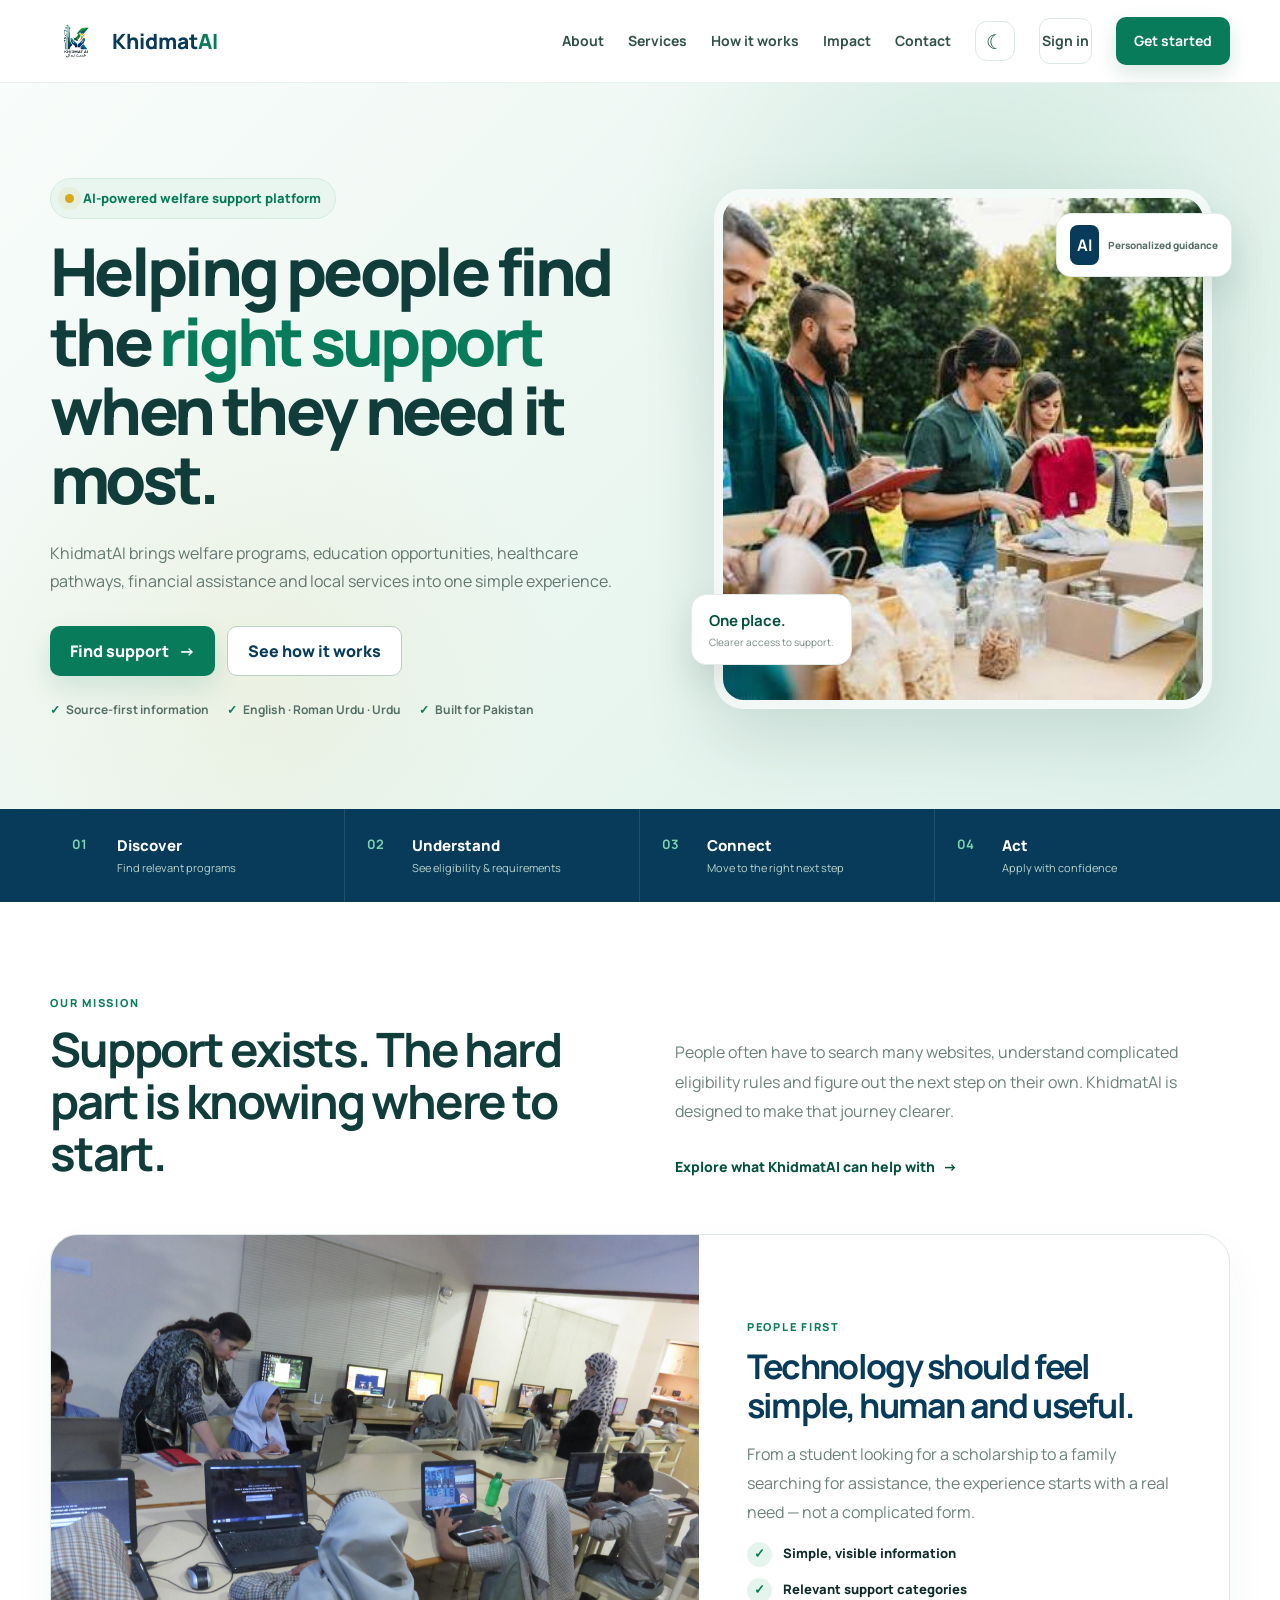
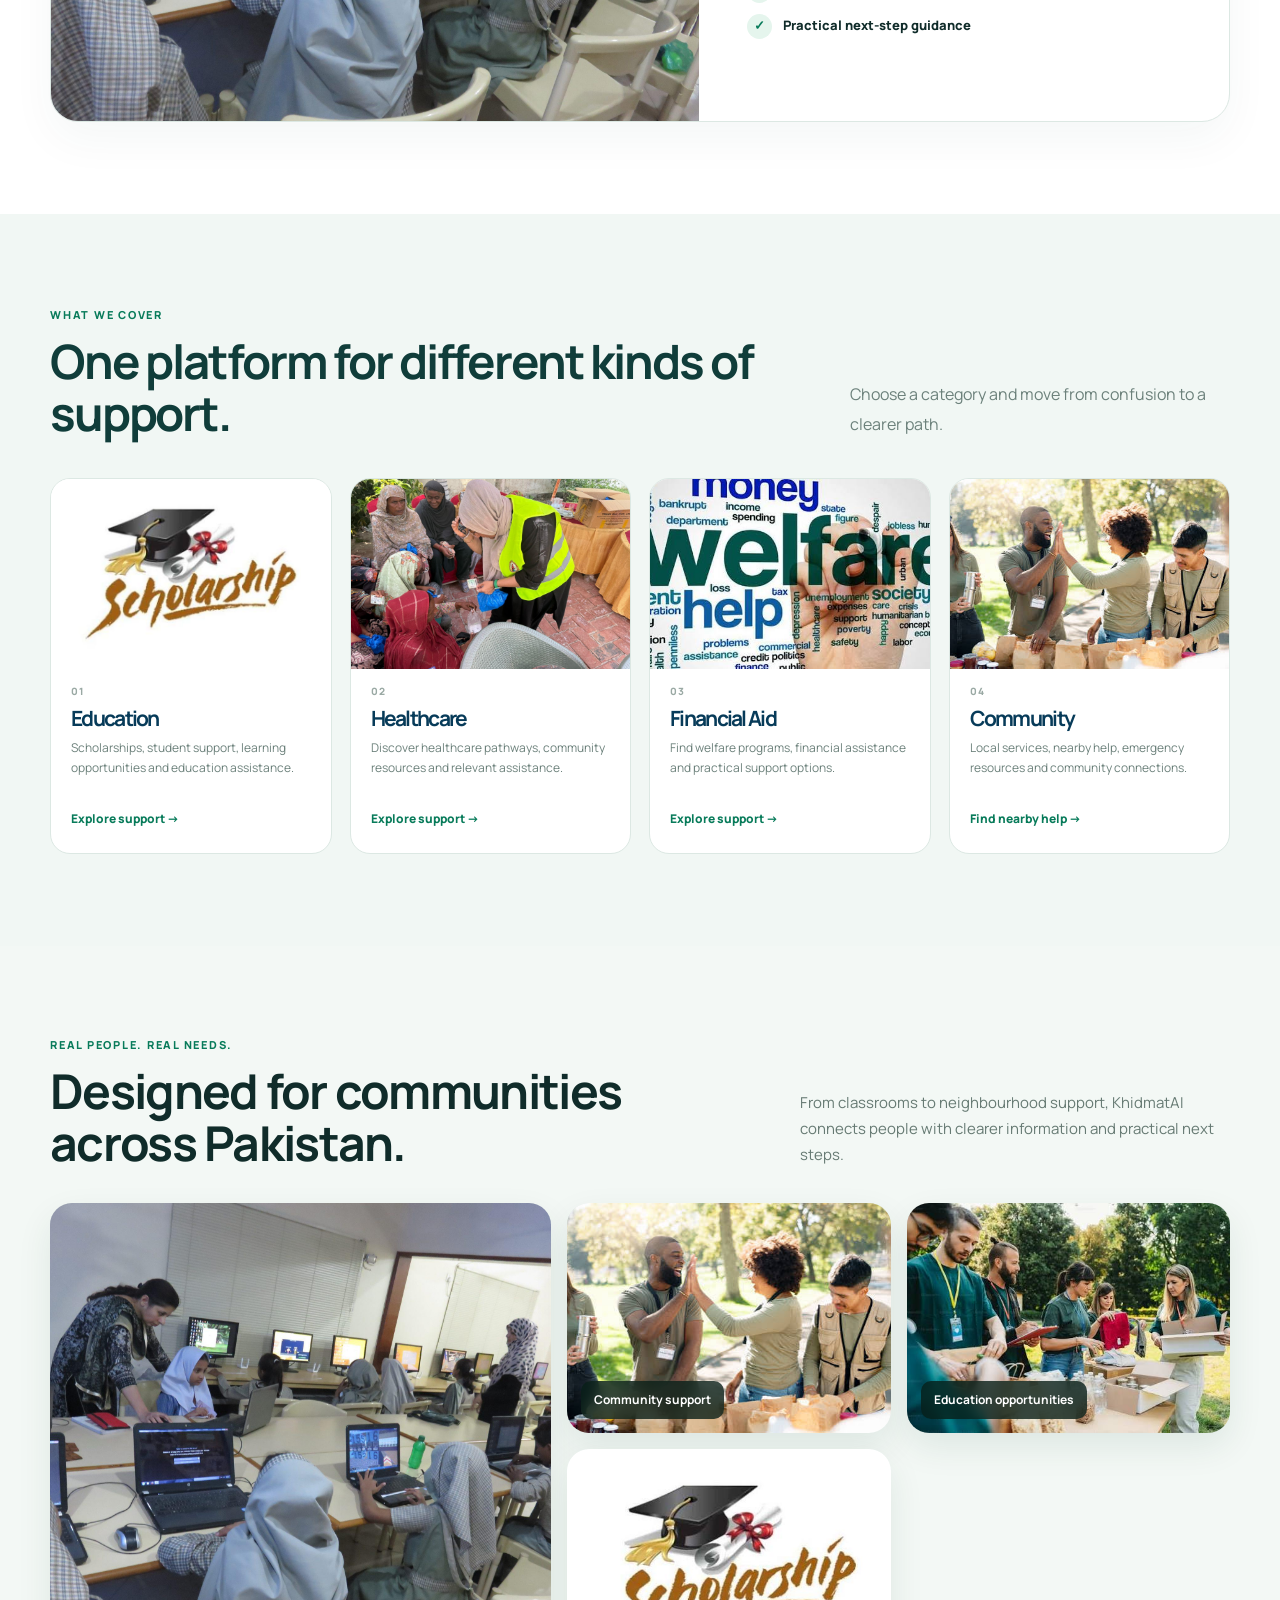
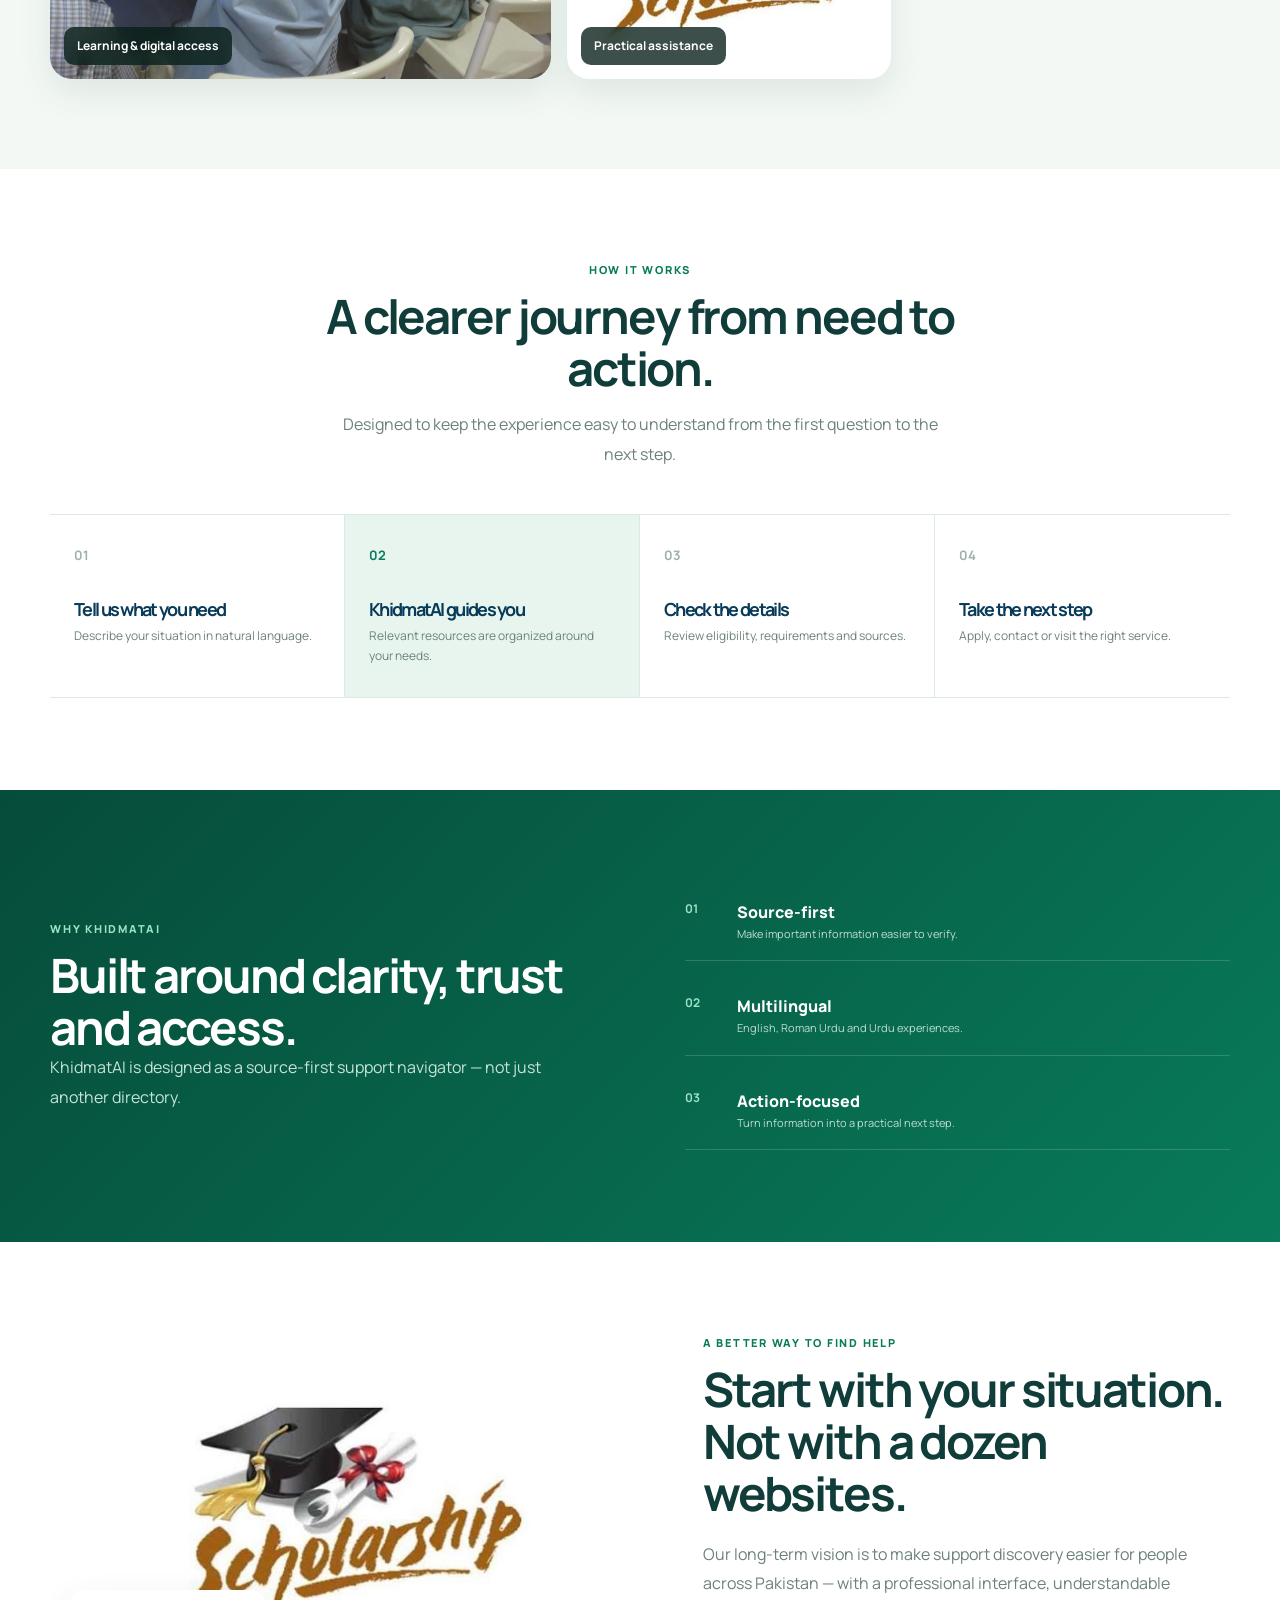
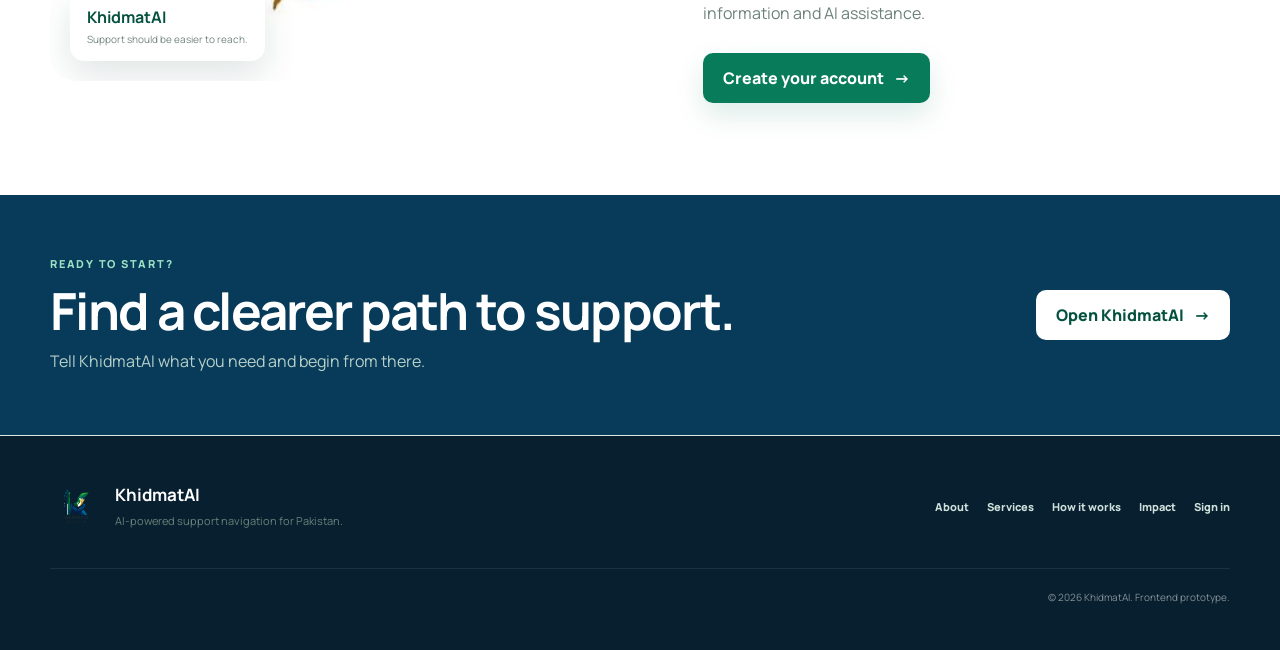
<file: KhidmatAI_Landing_page-main/index.html>
<!doctype html>
<html lang="en">
<head>
  <meta charset="utf-8">
  <meta name="viewport" content="width=device-width,initial-scale=1">
  <meta name="description" content="KhidmatAI — discover welfare, education, healthcare and community support in one place.">
  <title>KhidmatAI — Find Support. Take Action.</title>
  <link rel="preconnect" href="https://fonts.googleapis.com">
  <link rel="preconnect" href="https://fonts.gstatic.com" crossorigin>
  <link href="https://fonts.googleapis.com/css2?family=Manrope:wght@400;500;600;700;800&family=Noto+Sans+Arabic:wght@400;500;600;700&display=swap" rel="stylesheet">
  <link rel="stylesheet" href="css/style.css">
</head>
<body>
<header class="site-header">
  <div class="container nav-wrap">
    <a class="brand" href="index.html"><img src="assets/logo.png" alt="KhidmatAI logo"><span>Khidmat<span>AI</span></span></a>
    <button class="menu-toggle" id="menuToggle" aria-label="Open menu"><i></i><i></i><i></i></button>
    <nav class="main-nav" id="mainNav">
      <a href="#about">About</a><a href="#services">Services</a><a href="#how">How it works</a><a href="#impact">Impact</a><a href="#contact">Contact</a>
      <button class="theme-toggle" id="themeToggle" aria-label="Toggle dark mode"><span id="themeIcon">☾</span></button>
      <a class="nav-login" href="login.html">Sign in</a><a class="nav-cta" href="register.html">Get started</a>
    </nav>
  </div>
</header>

<main>
<section class="hero">
  <div class="hero-bg"></div>
  <div class="container hero-grid">
    <div class="hero-copy">
      <span class="eyebrow"><i></i> AI-powered welfare support platform</span>
      <h1>Helping people find the <em>right support</em> when they need it most.</h1>
      <p>KhidmatAI brings welfare programs, education opportunities, healthcare pathways, financial assistance and local services into one simple experience.</p>
      <div class="hero-actions"><a class="btn primary" href="register.html">Find support <span>→</span></a><a class="btn ghost" href="#how">See how it works</a></div>
      <div class="hero-trust"><span>Source-first information</span><span>English · Roman Urdu · Urdu</span><span>Built for Pakistan</span></div>
    </div>
    <div class="hero-photo-wrap">
      <div class="hero-photo"><img src="assets/hero-community.png" alt="People working together and learning" loading="eager"></div>
      <div class="hero-badge"><strong>One place.</strong><span>Clearer access to support.</span></div>
      <div class="hero-mini"><b>AI</b><span>Personalized guidance</span></div>
    </div>
  </div>
</section>

<section class="impact-bar" id="impact">
  <div class="container impact-grid"><div><strong>01</strong><span>Discover</span><small>Find relevant programs</small></div><div><strong>02</strong><span>Understand</span><small>See eligibility & requirements</small></div><div><strong>03</strong><span>Connect</span><small>Move to the right next step</small></div><div><strong>04</strong><span>Act</span><small>Apply with confidence</small></div></div>
</section>

<section class="section" id="about">
  <div class="container intro-grid">
    <div><span class="kicker">OUR MISSION</span><h2>Support exists. The hard part is knowing where to start.</h2></div>
    <div><p>People often have to search many websites, understand complicated eligibility rules and figure out the next step on their own. KhidmatAI is designed to make that journey clearer.</p><a class="text-link" href="#services">Explore what KhidmatAI can help with <span>→</span></a></div>
  </div>
  <div class="container image-feature">
    <div class="feature-image"><img src="assets/digital-learning.png" alt="Community learning and collaboration" loading="lazy"></div>
    <div class="feature-copy"><span class="kicker">PEOPLE FIRST</span><h3>Technology should feel simple, human and useful.</h3><p>From a student looking for a scholarship to a family searching for assistance, the experience starts with a real need — not a complicated form.</p><div class="check-list"><div><b>✓</b><span>Simple, visible information</span></div><div><b>✓</b><span>Relevant support categories</span></div><div><b>✓</b><span>Practical next-step guidance</span></div></div></div>
  </div>
</section>

<section class="section soft" id="services">
  <div class="container"><div class="section-head"><div><span class="kicker">WHAT WE COVER</span><h2>One platform for different kinds of support.</h2></div><p>Choose a category and move from confusion to a clearer path.</p></div>
    <div class="service-grid">
      <article class="service-card"><div class="service-img"><img src="assets/scholarship.png" alt="Scholarship and education support" loading="lazy"></div><span class="service-no">01</span><h3>Education</h3><p>Scholarships, student support, learning opportunities and education assistance.</p><a href="dashboard.html#programs">Explore support →</a></article>
      <article class="service-card"><div class="service-img"><img src="assets/community-relief.png" alt="Community relief and support" loading="lazy"></div><span class="service-no">02</span><h3>Healthcare</h3><p>Discover healthcare pathways, community resources and relevant assistance.</p><a href="dashboard.html#programs">Explore support →</a></article>
      <article class="service-card"><div class="service-img"><img src="assets/welfare-support.png" alt="People planning together" loading="lazy"></div><span class="service-no">03</span><h3>Financial Aid</h3><p>Find welfare programs, financial assistance and practical support options.</p><a href="dashboard.html#programs">Explore support →</a></article>
      <article class="service-card"><div class="service-img"><img src="assets/community-volunteers.png" alt="Community gathering" loading="lazy"></div><span class="service-no">04</span><h3>Community</h3><p>Local services, nearby help, emergency resources and community connections.</p><a href="dashboard.html#nearby">Find nearby help →</a></article>
    </div>
  </div>
</section>

<section class="visual-strip"><div class="container"><div class="visual-strip-head"><div><span class="kicker">REAL PEOPLE. REAL NEEDS.</span><h2>Designed for communities across Pakistan.</h2></div><p>From classrooms to neighbourhood support, KhidmatAI connects people with clearer information and practical next steps.</p></div><div class="visual-mosaic"><figure class="mosaic-large"><img src="assets/digital-learning.png" alt="Students learning technology in Karachi" loading="lazy"><figcaption>Learning & digital access</figcaption></figure><figure><img src="assets/community-volunteers.png" alt="Community volunteers supporting families" loading="lazy"><figcaption>Community support</figcaption></figure><figure><img src="assets/hero-community.png" alt="Digital learning for children in Pakistan" loading="lazy"><figcaption>Education opportunities</figcaption></figure><figure><img src="assets/scholarship.png" alt="Community assistance" loading="lazy"><figcaption>Practical assistance</figcaption></figure></div></div></section>

<section class="section" id="how">
  <div class="container"><div class="center-head"><span class="kicker">HOW IT WORKS</span><h2>A clearer journey from need to action.</h2><p>Designed to keep the experience easy to understand from the first question to the next step.</p></div>
    <div class="process-grid"><div class="process"><strong>01</strong><div><h3>Tell us what you need</h3><p>Describe your situation in natural language.</p></div></div><div class="process active"><strong>02</strong><div><h3>KhidmatAI guides you</h3><p>Relevant resources are organized around your needs.</p></div></div><div class="process"><strong>03</strong><div><h3>Check the details</h3><p>Review eligibility, requirements and sources.</p></div></div><div class="process"><strong>04</strong><div><h3>Take the next step</h3><p>Apply, contact or visit the right service.</p></div></div></div>
  </div>
</section>

<section class="section green-section">
  <div class="container green-grid"><div><span class="kicker light">WHY KHIDMATAI</span><h2>Built around clarity, trust and access.</h2><p>KhidmatAI is designed as a source-first support navigator — not just another directory.</p></div><div class="green-points"><div><b>01</b><span>Source-first</span><small>Make important information easier to verify.</small></div><div><b>02</b><span>Multilingual</span><small>English, Roman Urdu and Urdu experiences.</small></div><div><b>03</b><span>Action-focused</span><small>Turn information into a practical next step.</small></div></div></div>
</section>

<section class="section stories" id="contact"><div class="container story-grid"><div class="story-image"><img src="assets/scholarship.png" alt="Community support and volunteering" loading="lazy"><div class="story-label"><strong>KhidmatAI</strong><span>Support should be easier to reach.</span></div></div><div><span class="kicker">A BETTER WAY TO FIND HELP</span><h2>Start with your situation. Not with a dozen websites.</h2><p>Our long-term vision is to make support discovery easier for people across Pakistan — with a professional interface, understandable information and AI assistance.</p><a class="btn primary" href="register.html">Create your account <span>→</span></a></div></div></section>

<section class="cta"><div class="container cta-inner"><div><span class="kicker light">READY TO START?</span><h2>Find a clearer path to support.</h2><p>Tell KhidmatAI what you need and begin from there.</p></div><a class="btn white" href="dashboard.html">Open KhidmatAI <span>→</span></a></div></section>
</main>

<footer class="site-footer"><div class="container footer-grid"><div class="footer-brand"><img src="assets/logo.png" alt="KhidmatAI"><div><strong>KhidmatAI</strong><p>AI-powered support navigation for Pakistan.</p></div></div><div class="footer-links"><a href="#about">About</a><a href="#services">Services</a><a href="#how">How it works</a><a href="#impact">Impact</a><a href="login.html">Sign in</a></div><div class="copyright">© 2026 KhidmatAI. Frontend prototype.</div></div></footer>
<script src="js/app.js"></script>
</body>
</html>
</file>
<file: KhidmatAI_Landing_page-main/css/style.css>
:root{--green-950:#073a2c;--green-900:#0b4b38;--green-800:#126c4d;--green-700:#16835e;--green-600:#24a06f;--green-100:#e8f6ef;--green-050:#f5fbf8;--gold:#d9aa22;--ink:#13212b;--muted:#65727a;--line:#dce9e3;--white:#fff;--shadow:0 22px 65px rgba(10,73,54,.10);--radius:24px}
*{box-sizing:border-box;margin:0;padding:0}html{scroll-behavior:smooth}body{font-family:"Manrope","Noto Sans Arabic",Arial,sans-serif;color:var(--ink);background:#fff;line-height:1.65;font-size:16px}button,input{font:inherit}button,a{-webkit-tap-highlight-color:transparent}a{color:inherit}.container{width:min(1220px,calc(100% - 44px));margin:auto}
.site-header{position:sticky;top:0;z-index:100;background:rgba(255,255,255,.94);border-bottom:1px solid rgba(220,233,227,.9);backdrop-filter:blur(18px)}.nav-wrap{height:88px;display:flex;align-items:center;justify-content:space-between}.brand{display:flex;align-items:center;gap:10px;text-decoration:none}.brand-logo{width:56px;height:64px;object-fit:contain}.brand-name{font-size:25px;font-weight:800;letter-spacing:-1px;color:var(--green-950)}.brand-name span{color:var(--green-700)}.main-nav{display:flex;align-items:center;gap:22px;position:relative}.main-nav>a{text-decoration:none;color:#32414a;font-size:14px;font-weight:700}.main-nav>a:hover{color:var(--green-700)}.nav-login{padding:10px 16px;border:1px solid var(--line);border-radius:11px}.nav-cta{padding:11px 18px;background:var(--green-800);color:#fff!important;border-radius:11px;box-shadow:0 8px 20px rgba(18,108,77,.16)}.nav-cta span{margin-left:7px}.menu-toggle{display:none;width:44px;height:44px;border:1px solid var(--line);border-radius:11px;background:#fff}.menu-toggle span{display:block;width:20px;height:2px;margin:4px auto;background:var(--green-900)}
.hero{position:relative;overflow:hidden;padding:86px 0 78px;background:linear-gradient(180deg,#fff 0%,#f8fcfa 100%)}.hero-grid{display:grid;grid-template-columns:1fr 1fr;align-items:center;gap:65px;position:relative;z-index:1}.hero-copy{max-width:650px}.eyebrow,.section-kicker{display:inline-flex;align-items:center;gap:9px;color:var(--green-800);font-size:12px;font-weight:800;letter-spacing:.8px;text-transform:uppercase}.eyebrow{padding:9px 14px;border:1px solid #d4ebe0;border-radius:999px;background:var(--green-100);text-transform:none;letter-spacing:0;font-size:13px}.pulse{width:8px;height:8px;border-radius:50%;background:var(--green-600);box-shadow:0 0 0 5px rgba(36,160,111,.12)}h1,h2,h3{line-height:1.12;letter-spacing:-1.7px}.hero h1{font-size:clamp(48px,5.2vw,72px);font-weight:800;margin-top:22px}.hero h1 span{display:block;color:var(--green-700);margin-top:6px}.hero-text{max-width:630px;margin-top:25px;color:#5e6b73;font-size:18px;line-height:1.8}.hero-actions{display:flex;gap:13px;margin-top:32px;flex-wrap:wrap}.button{display:inline-flex;align-items:center;justify-content:center;gap:9px;padding:14px 20px;border-radius:12px;text-decoration:none;font-size:15px;font-weight:800;transition:.2s ease}.button-primary{background:var(--green-800);color:#fff;box-shadow:0 12px 28px rgba(18,108,77,.18)}.button-primary:hover{transform:translateY(-2px);background:var(--green-900)}.button-secondary{border:1px solid #b9d6c9;background:#fff;color:var(--green-800)}.button-secondary:hover{background:var(--green-050)}.hero-trust{display:flex;gap:25px;flex-wrap:wrap;margin-top:25px;color:#4e5d65;font-size:13px;font-weight:600}.hero-trust b{display:inline-grid;place-items:center;width:19px;height:19px;margin-right:6px;border-radius:50%;background:#dff2e9;color:var(--green-800)}
.hero-visual{position:relative;min-height:500px;display:grid;place-items:center}.network-card{position:relative;width:min(100%,560px);border:1px solid rgba(213,229,222,.95);border-radius:25px;background:rgba(255,255,255,.92);box-shadow:var(--shadow);overflow:hidden;z-index:2}.network-top{display:flex;justify-content:space-between;gap:20px;padding:27px 28px 14px}.network-top h2{font-size:20px;margin-top:7px;letter-spacing:-.7px}.verified{height:max-content;padding:7px 11px;border-radius:999px;background:var(--green-100);color:var(--green-800);font-size:11px;font-weight:800;white-space:nowrap}.verified i{display:inline-block;width:7px;height:7px;background:var(--green-600);border-radius:50%;margin-right:5px}.network-stage{position:relative;height:300px}.network-lines{position:absolute;inset:0;width:100%;height:100%}.network-lines path{stroke:#8fd4b6;stroke-width:2;stroke-dasharray:7 7;fill:none}.network-node{position:absolute;width:100px;text-align:center;color:var(--green-900);font-size:11px}.network-node span{display:grid;place-items:center;width:58px;height:58px;margin:auto auto 8px;border-radius:50%;background:#fff;border:1px solid #dcece5;box-shadow:0 10px 22px rgba(16,83,61,.10);font-size:23px;color:var(--green-700)}.education{left:8%;top:10%}.health{right:8%;top:10%}.finance{left:8%;bottom:8%}.community{right:8%;bottom:8%}.network-center{position:absolute;left:50%;top:50%;transform:translate(-50%,-50%);width:118px;height:118px;border-radius:50%;background:#fff;border:1px solid #d9eae2;box-shadow:0 15px 35px rgba(16,83,61,.15);display:flex;flex-direction:column;align-items:center;justify-content:center;color:var(--green-900);font-size:11px}.network-center img{width:64px;height:66px;object-fit:contain}.network-footer{display:grid;grid-template-columns:repeat(3,1fr);border-top:1px solid var(--line);background:#fbfdfc}.network-footer div{padding:16px 12px;text-align:center;border-right:1px solid var(--line)}.network-footer div:last-child{border:0}.network-footer span{display:inline-grid;place-items:center;width:27px;height:27px;border-radius:50%;background:var(--green-100);color:var(--green-800);margin-right:6px}.network-footer b{font-size:12px}.network-footer small{display:block;color:#758087;font-size:10px;margin-top:2px}.source-chip,.match-chip{position:absolute;z-index:3;background:#fff;border:1px solid var(--line);box-shadow:var(--shadow);border-radius:15px}.source-chip{left:-24px;top:125px;display:flex;gap:10px;align-items:center;padding:12px 15px}.chip-icon{display:grid;place-items:center;width:31px;height:31px;border-radius:10px;background:var(--green-100);color:var(--green-800);font-weight:900}.source-chip strong,.source-chip small{display:block}.source-chip strong{font-size:12px}.source-chip small{font-size:10px;color:var(--muted)}.match-chip{right:-25px;bottom:85px;padding:14px 17px;min-width:135px}.match-chip strong{display:block;font-size:24px;color:#2b9d59;line-height:1}.match-chip span{display:block;font-weight:800;font-size:11px;margin-top:5px}.match-chip small{color:var(--muted);font-size:10px}.orbit{position:absolute;border:1px solid #c9e7da;border-radius:50%;z-index:0}.orbit-a{width:570px;height:570px}.orbit-b{width:440px;height:440px}.hero-glow{position:absolute;border-radius:50%;filter:blur(2px);opacity:.75}.hero-glow-one{width:500px;height:500px;background:#e7f6ef;right:-220px;top:50px}.hero-glow-two{width:350px;height:350px;background:#edf8f2;left:-200px;bottom:-220px}
.trust-strip{border-top:1px solid var(--line);border-bottom:1px solid var(--line);background:#fff}.trust-inner{min-height:75px;display:flex;align-items:center;justify-content:space-between;gap:24px;color:#637078;font-size:13px;font-weight:700}.trust-inner>span{color:var(--green-900)}.trust-inner div{display:flex;align-items:center;gap:9px}.trust-inner b{color:var(--green-700)}
.section{padding:100px 0}.challenge-section{background:#fbfdfc}.section-heading{max-width:760px;margin-bottom:42px}.section-heading.centered{margin-left:auto;margin-right:auto;text-align:center}.section-heading h2{font-size:clamp(32px,4vw,48px);margin-top:13px}.section-heading p{margin-top:17px;color:var(--muted);font-size:16px;line-height:1.8}.problem-grid{display:grid;grid-template-columns:repeat(4,1fr);gap:18px}.problem-card{position:relative;padding:27px;border:1px solid var(--line);border-radius:20px;background:#fff;box-shadow:0 8px 28px rgba(15,70,52,.04);min-height:255px}.icon-box{width:50px;height:50px;display:grid;place-items:center;border-radius:15px;background:var(--green-100);color:var(--green-800);font-size:22px}.card-number{position:absolute;right:25px;top:27px;color:#2aa35e;font-weight:800}.problem-card h3{font-size:18px;margin-top:31px}.problem-card p{color:var(--muted);font-size:14px;margin-top:10px;line-height:1.7}
.categories-section{background:#fff}.section-heading-left{margin-right:0}.category-grid{display:grid;grid-template-columns:repeat(4,1fr);gap:17px}.category-card{position:relative;min-height:225px;padding:25px;border:1px solid var(--line);border-radius:22px;background:linear-gradient(145deg,#fff,#f8fcfa);text-align:left;cursor:pointer;overflow:hidden;transition:.25s ease}.category-card:hover{transform:translateY(-5px);box-shadow:var(--shadow);border-color:#bcdccd}.category-art{display:grid;place-items:center;width:66px;height:66px;border-radius:20px;background:#e9f6ef;color:var(--green-800);font-size:28px}.category-copy{display:block;margin-top:28px}.category-copy b{display:block;font-size:19px}.category-copy small{display:block;color:var(--muted);font-size:13px;line-height:1.6;margin-top:7px;max-width:210px}.category-card>strong{position:absolute;right:24px;bottom:23px;color:var(--green-700);font-size:20px}.health-card .category-art{background:#f7efe5;color:#a9791d}.finance-card .category-art{background:#eef1f8;color:#3e638f}.community-card .category-art{background:#eaf3ef;color:#146d51}
.how-section{background:#f5faf7}.steps-grid{display:grid;grid-template-columns:repeat(3,1fr);gap:20px}.step-card{padding:27px;border:1px solid var(--line);border-radius:22px;background:#fff;min-height:330px}.featured-step{background:var(--green-900);color:#fff;border-color:var(--green-900);box-shadow:0 20px 45px rgba(7,58,44,.16)}.step-top{display:flex;justify-content:space-between;font-weight:800;color:var(--green-700)}.featured-step .step-top{color:#b9ebd5}.step-top i{font-style:normal}.step-illustration{height:105px;margin:22px 0 15px;border-radius:18px;background:linear-gradient(135deg,#edf8f2,#dff2e8);display:grid;place-items:center;color:var(--green-800);font-size:38px}.featured-step .step-illustration{background:rgba(255,255,255,.10);color:#d4f5e5}.step-card h3{font-size:20px}.step-card p{margin-top:10px;color:var(--muted);font-size:14px}.featured-step p{color:#c9dbd4}
.stories-section{background:#fff}.stories-grid{display:grid;grid-template-columns:1fr 1fr;align-items:center;gap:80px}.story-visual{position:relative}.story-photo{height:510px;border-radius:30px;overflow:hidden;background:linear-gradient(145deg,#dff1e8,#eff8f4);position:relative}.story-photo svg{position:absolute;width:100%;height:100%;bottom:0;left:0;fill:none;stroke:var(--green-800);stroke-width:8;opacity:.55}.story-photo-main:before,.story-photo-main:after{content:"";position:absolute;border-radius:50%;background:rgba(255,255,255,.55)}.story-photo-main:before{width:280px;height:280px;right:-70px;top:-50px}.story-photo-main:after{width:220px;height:220px;left:-80px;bottom:-70px}.photo-overlay{position:absolute;left:28px;bottom:28px;z-index:2;padding:16px 18px;background:rgba(255,255,255,.88);border:1px solid rgba(255,255,255,.8);border-radius:16px;backdrop-filter:blur(10px);max-width:260px}.photo-overlay span{display:block;color:var(--green-700);font-size:11px;font-weight:800;text-transform:uppercase}.photo-overlay b{display:block;margin-top:5px;font-size:16px}.floating-stat{position:absolute;right:-24px;top:50px;padding:17px 20px;border-radius:17px;background:#fff;box-shadow:var(--shadow);border:1px solid var(--line)}.floating-stat strong{font-size:30px;color:var(--green-700);display:block;line-height:1}.floating-stat span{font-size:11px;color:var(--muted)}.story-copy h2{font-size:clamp(32px,4vw,49px);margin-top:14px}.story-copy>p{color:var(--muted);font-size:16px;line-height:1.8;margin-top:18px}.feature-list{display:grid;gap:17px;margin-top:28px}.feature-list>div{display:flex;gap:13px}.feature-list>div>span{display:grid;place-items:center;width:28px;height:28px;flex:0 0 28px;border-radius:50%;background:var(--green-100);color:var(--green-800);font-weight:900}.feature-list b,.feature-list small{display:block}.feature-list b{font-size:14px}.feature-list small{color:var(--muted);font-size:12px;margin-top:2px}.text-link{display:inline-flex;gap:8px;color:var(--green-800);font-weight:800;text-decoration:none;margin-top:28px}.text-link span{transition:.2s}.text-link:hover span{transform:translateX(4px)}
.why-section{padding-top:20px}.why-panel{display:grid;grid-template-columns:1.1fr .9fr;gap:60px;align-items:center;padding:60px;border-radius:30px;background:linear-gradient(135deg,#eaf7f1,#f7fbf9);border:1px solid #d7ebe2}.why-copy h2{font-size:clamp(31px,4vw,46px);margin-top:13px}.why-copy p{max-width:620px;color:var(--muted);margin:17px 0 26px}.metrics{display:grid;gap:12px}.metrics div{padding:18px 20px;border:1px solid #d4e8df;border-radius:16px;background:rgba(255,255,255,.72);display:flex;align-items:center;gap:17px}.metrics strong{font-size:14px;color:var(--green-700)}.metrics span{font-size:14px;font-weight:700}
.faq-section{padding-top:80px}.faq-container{max-width:850px}.faq-section details{border-bottom:1px solid var(--line);padding:21px 0}.faq-section summary{cursor:pointer;font-size:17px;font-weight:800;list-style:none;display:flex;justify-content:space-between}.faq-section summary::-webkit-details-marker{display:none}.faq-section summary:after{content:"+";color:var(--green-700);font-size:22px}.faq-section details[open] summary:after{content:"−"}.faq-section details p{color:var(--muted);font-size:14px;line-height:1.8;padding:12px 25px 2px 0}
.final-cta{padding:30px 0 90px}.final-cta-inner{display:flex;align-items:center;justify-content:space-between;gap:30px;padding:48px 55px;border-radius:28px;background:var(--green-900);color:#fff;overflow:hidden;position:relative}.final-cta-inner:after{content:"";position:absolute;width:300px;height:300px;border:1px solid rgba(255,255,255,.13);border-radius:50%;right:-80px;top:-130px}.final-cta h2{font-size:clamp(30px,4vw,45px);margin-top:9px}.final-cta p{color:#c9dbd4;margin-top:7px}.button-light{background:#fff;color:var(--green-900);position:relative;z-index:1}.button-light:hover{transform:translateY(-2px)}
.site-footer{border-top:1px solid var(--line);padding:40px 0;background:#fbfdfc}.footer-grid{display:grid;grid-template-columns:1.2fr 1fr auto;align-items:center;gap:30px}.footer-brand{display:flex;gap:12px;align-items:center}.footer-logo{width:48px;height:55px;object-fit:contain}.footer-brand strong{font-size:17px}.footer-brand p{color:var(--muted);font-size:12px;margin-top:3px}.footer-links{display:flex;justify-content:center;gap:18px;flex-wrap:wrap}.footer-links a{font-size:12px;font-weight:700;text-decoration:none;color:#536168}.footer-links a:hover{color:var(--green-700)}.copyright{font-size:11px;color:#859096;text-align:right}.toast{position:fixed;left:50%;bottom:25px;transform:translate(-50%,20px);padding:13px 18px;background:var(--green-950);color:#fff;border-radius:12px;box-shadow:var(--shadow);font-size:13px;opacity:0;pointer-events:none;transition:.25s;z-index:200}.toast.show{opacity:1;transform:translate(-50%,0)}
@media(max-width:1050px){.main-nav{gap:13px}.main-nav>a{font-size:12px}.hero-grid{gap:35px}.problem-grid,.category-grid{grid-template-columns:repeat(2,1fr)}.footer-grid{grid-template-columns:1fr}.footer-links{justify-content:flex-start}.copyright{text-align:left}.source-chip{left:-5px}.match-chip{right:-5px}}
@media(max-width:820px){.nav-wrap{height:76px}.brand-logo{width:48px;height:55px}.brand-name{font-size:21px}.menu-toggle{display:block}.main-nav{display:none;position:absolute;top:76px;left:22px;right:22px;padding:18px;background:#fff;border:1px solid var(--line);border-radius:17px;box-shadow:var(--shadow);flex-direction:column;align-items:stretch}.main-nav.open{display:flex}.nav-login,.nav-cta{display:block;text-align:center}.hero{padding:60px 0}.hero-grid,.stories-grid,.why-panel{grid-template-columns:1fr}.hero-copy{max-width:none}.hero-visual{min-height:450px;margin-top:20px}.stories-grid{gap:45px}.why-panel{padding:38px 28px}.trust-inner{flex-wrap:wrap;padding:18px 0}.floating-stat{right:10px}.final-cta-inner{padding:38px 28px;flex-direction:column;align-items:flex-start}}
@media(max-width:560px){body{font-size:15px}.container{width:min(100% - 28px,1220px)}.hero h1{font-size:43px;letter-spacing:-2px}.hero-text{font-size:16px}.hero-actions{flex-direction:column}.button{width:100%}.hero-trust{display:grid;gap:10px}.hero-visual{min-height:390px}.network-card{border-radius:19px}.network-top{padding:20px}.network-top h2{font-size:16px}.network-stage{height:240px}.network-node{font-size:9px}.network-node span{width:45px;height:45px;font-size:17px}.network-center{width:90px;height:90px}.network-center img{width:48px;height:50px}.network-footer b{display:block}.source-chip{top:80px;left:-4px;transform:scale(.85);transform-origin:left}.match-chip{right:-4px;bottom:60px;transform:scale(.85);transform-origin:right}.problem-grid,.category-grid,.steps-grid{grid-template-columns:1fr}.problem-card{min-height:220px}.section{padding:72px 0}.story-photo{height:390px}.floating-stat{right:5px;top:20px}.final-cta{padding-bottom:60px}.final-cta-inner .button{width:auto}.footer-brand{align-items:flex-start}}



/* =========================
   KhidmatAI Dashboard
   ========================= */

.dashboard-page {
  background: #f5f8f7;
  color: #142326;
  min-height: 100vh;
}

.dashboard-shell {
  display: flex;
  min-height: 100vh;
}

.dashboard-sidebar {
  width: 270px;
  flex: 0 0 270px;
  background: #ffffff;
  border-right: 1px solid #e4ece9;
  padding: 22px 16px 16px;
  display: flex;
  flex-direction: column;
  position: sticky;
  top: 0;
  height: 100vh;
  z-index: 40;
}

.dashboard-brand {
  display: flex;
  align-items: center;
  height: 66px;
  padding: 4px 16px 14px;
  margin-bottom: 16px;
}
.dashboard-brand img {
  width: 150px;
  height: 58px;
  object-fit: contain;
  object-position: left center;
}

.sidebar-label {
  font-size: 10px;
  font-weight: 800;
  letter-spacing: .14em;
  color: #8a9b98;
  padding: 0 15px 10px;
}
.sidebar-label-support { margin-top: 24px; }

.dashboard-nav { display: grid; gap: 4px; }
.dash-nav-link {
  display: flex;
  align-items: center;
  gap: 12px;
  min-height: 46px;
  padding: 0 13px;
  border-radius: 12px;
  color: #61716e;
  font-size: 13px;
  font-weight: 700;
  text-decoration: none;
  transition: .2s ease;
}
.dash-nav-link:hover { background: #f1f7f4; color: #087f61; }
.dash-nav-link.active { background: #e8f5ef; color: #067558; }
.dash-nav-link.emergency-link:hover,
.dash-nav-link.emergency-link.active { background: #fff1ef; color: #b94a40; }
.nav-icon {
  width: 24px;
  text-align: center;
  font-size: 17px;
  font-weight: 800;
}

.sidebar-bottom { margin-top: auto; }
.sidebar-help-card {
  background: linear-gradient(145deg, #edf9f4, #f8fbfa);
  border: 1px solid #dceee7;
  border-radius: 16px;
  padding: 14px;
  margin: 12px 0;
}
.help-orb {
  width: 32px; height: 32px; border-radius: 50%;
  display: grid; place-items: center;
  background: #087e60; color: #fff; font-weight: 800;
  margin-bottom: 10px;
}
.sidebar-help-card strong { display: block; font-size: 13px; }
.sidebar-help-card p { font-size: 11px; line-height: 1.55; color: #70817d; margin: 5px 0 11px; }
.mini-help-btn {
  width: 100%; border: 0; background: #fff; color: #08765a;
  border-radius: 9px; padding: 9px; font-weight: 800; font-size: 11px; cursor: pointer;
}
.sidebar-user {
  display: flex; align-items: center; gap: 10px;
  text-decoration: none; color: inherit; padding: 10px 8px;
}
.avatar {
  width: 36px; height: 36px; border-radius: 50%; background: #e8f5ef;
  color: #08775a; display: grid; place-items: center; font-weight: 800;
}
.avatar.small { width: 34px; height: 34px; }
.sidebar-user strong, .sidebar-user span, .profile-copy strong, .profile-copy span { display: block; }
.sidebar-user strong { font-size: 11px; }
.sidebar-user span { color: #8a9895; font-size: 10px; margin-top: 2px; }
.user-arrow { margin-left: auto; font-size: 18px !important; color: #9aa8a5 !important; }

.dashboard-main { flex: 1; min-width: 0; }
.dashboard-topbar {
  height: 76px; background: rgba(255,255,255,.94); backdrop-filter: blur(12px);
  border-bottom: 1px solid #e4ece9; display: flex; align-items: center;
  justify-content: space-between; padding: 0 38px; position: sticky; top: 0; z-index: 30;
}
.topbar-breadcrumb { display: flex; gap: 10px; align-items: center; color: #98a5a2; font-size: 12px; font-weight: 700; }
.topbar-breadcrumb b { color: #c0cbc8; }
.topbar-breadcrumb strong { color: #233431; }
.topbar-actions { display: flex; align-items: center; gap: 20px; }
.icon-button { position: relative; border: 0; background: transparent; font-size: 20px; color: #526460; cursor: pointer; }
.notification-dot { width: 6px; height: 6px; border-radius: 50%; background: #0a946d; position: absolute; top: 2px; right: 1px; border: 2px solid #fff; box-sizing: content-box; }
.topbar-profile { display: flex; align-items: center; gap: 9px; }
.profile-copy strong { font-size: 11px; }
.profile-copy span { color: #879592; font-size: 10px; margin-top: 2px; }
.sidebar-toggle { display: none; border: 0; background: #eef6f3; border-radius: 10px; width: 40px; height: 40px; font-size: 18px; cursor: pointer; }

.dashboard-content { padding: 34px 38px 60px; max-width: 1450px; margin: auto; }
.dashboard-section { display: none; animation: sectionIn .3s ease; }
.dashboard-section.active-section { display: block; }
@keyframes sectionIn { from { opacity: 0; transform: translateY(7px); } to { opacity: 1; transform: none; } }

.dashboard-hero {
  min-height: 285px; position: relative; overflow: hidden; border-radius: 26px;
  background: linear-gradient(110deg, #075c4b 0%, #087b60 52%, #0d8067 100%);
  color: white; padding: 38px 42px; display: flex; align-items: center;
  box-shadow: 0 18px 40px rgba(4,88,68,.14);
}
.hero-copy { position: relative; z-index: 3; max-width: 650px; }
.eyebrow-pill {
  display: inline-flex; border: 1px solid rgba(255,255,255,.25); background: rgba(255,255,255,.1);
  border-radius: 99px; padding: 7px 11px; font-size: 9px; font-weight: 800; letter-spacing: .13em;
}
.hero-copy h1 { font-size: clamp(31px, 4vw, 48px); line-height: 1.08; margin: 16px 0 12px; letter-spacing: -.045em; }
.hero-copy h1 span { color: #f4c75d; }
.hero-copy p { max-width: 620px; color: rgba(255,255,255,.82); font-size: 14px; line-height: 1.7; margin: 0; }
.hero-actions { display: flex; gap: 10px; margin-top: 22px; }
.primary-dashboard-btn, .secondary-dashboard-btn {
  border: 0; border-radius: 10px; padding: 12px 16px; font: inherit; font-size: 12px; font-weight: 800; cursor: pointer; transition: .2s ease;
}
.primary-dashboard-btn { background: #f5c85b; color: #18342c; box-shadow: 0 8px 18px rgba(0,0,0,.1); }
.primary-dashboard-btn:hover { transform: translateY(-2px); filter: brightness(1.03); }
.secondary-dashboard-btn { background: rgba(255,255,255,.1); border: 1px solid rgba(255,255,255,.25); color: #fff; }
.dashboard-content .secondary-dashboard-btn { border-color: #d9e6e2; color: #35605a; background: #fff; }
.secondary-dashboard-btn:hover { transform: translateY(-2px); }
.hero-visual { position: absolute; right: -10px; top: -40px; width: 420px; height: 370px; }
.hero-glow { position: absolute; inset: 50px; border-radius: 50%; background: rgba(255,255,255,.08); filter: blur(2px); }
.hero-ring { position: absolute; border: 1px solid rgba(255,255,255,.13); border-radius: 50%; }
.ring-one { width: 290px; height: 290px; top: 35px; right: 45px; }
.ring-two { width: 190px; height: 190px; top: 85px; right: 95px; }
.hero-hand {
  position: absolute; top: 107px; right: 160px; font-size: 76px; color: #f2c653;
  filter: drop-shadow(0 8px 16px rgba(0,0,0,.14));
}
.hero-map {
  position: absolute; right: 48px; top: 112px; width: 135px; height: 100px;
  border: 2px solid rgba(255,255,255,.3); border-radius: 50% 42% 54% 46%;
  display: grid; place-items: center; color: rgba(255,255,255,.45); font-weight: 800; font-size: 30px; transform: rotate(-9deg);
}

.section-heading { display: flex; align-items: end; justify-content: space-between; margin: 34px 2px 16px; }
.section-heading.compact { margin-top: 30px; }
.section-kicker { display: block; color: #07805f; font-size: 9px; font-weight: 900; letter-spacing: .15em; margin-bottom: 6px; }
.section-heading h2, .activity-header h2 { margin: 0; font-size: 20px; letter-spacing: -.03em; }
.section-note { color: #8b9a97; font-size: 11px; }
.text-link { border: 0; background: transparent; color: #07805f; font: inherit; font-size: 11px; font-weight: 800; cursor: pointer; }

.quick-grid { display: grid; grid-template-columns: repeat(4, 1fr); gap: 12px; }
.quick-card {
  border: 1px solid #e2ebe8; background: #fff; border-radius: 16px; padding: 15px;
  display: grid; grid-template-columns: 42px 1fr 18px; align-items: center; gap: 10px;
  text-align: left; cursor: pointer; transition: .2s ease; box-shadow: 0 6px 18px rgba(21,53,46,.03);
}
.quick-card:hover { transform: translateY(-3px); border-color: #cfe3dc; box-shadow: 0 14px 30px rgba(21,53,46,.07); }
.quick-card strong, .quick-card small { display: block; }
.quick-card strong { font-size: 12px; margin-bottom: 4px; color: #233633; }
.quick-card small { color: #83918e; line-height: 1.45; font-size: 10px; }
.quick-card > b { color: #98a6a3; }
.quick-icon { width: 42px; height: 42px; border-radius: 12px; display: grid; place-items: center; font-size: 18px; font-weight: 900; }
.quick-icon.green { background: #e7f5ef; color: #07815f; }
.quick-icon.gold { background: #fff5db; color: #bb8612; }
.quick-icon.blue { background: #eaf3fb; color: #3c78aa; }
.quick-icon.teal { background: #e7f7f6; color: #188b87; }

.dashboard-columns { display: grid; grid-template-columns: 1.55fr .85fr; gap: 22px; align-items: start; }
.program-list { display: grid; gap: 12px; }
.program-card {
  display: flex; gap: 15px; background: #fff; border: 1px solid #e3ebe8; border-radius: 16px; padding: 16px;
}
.program-mark, .directory-icon {
  width: 48px; height: 48px; flex: 0 0 48px; border-radius: 14px; background: #e8f5ef; color: #08785b;
  display: grid; place-items: center; font-size: 12px; font-weight: 900;
}
.gold-mark { background: #fff4d8 !important; color: #b78617 !important; }
.blue-mark { background: #eaf3fb !important; color: #3d78a8 !important; }
.teal-mark { background: #e5f7f5 !important; color: #16857f !important; }
.program-body { flex: 1; min-width: 0; }
.program-top { display: flex; justify-content: space-between; gap: 8px; }
.verified-badge, .program-tag {
  display: inline-flex; align-items: center; width: fit-content; border-radius: 99px; font-size: 8px; font-weight: 800; padding: 5px 8px;
}
.verified-badge { background: #eaf7f0; color: #147b5d; }
.program-tag { background: #f4f6f5; color: #82908d; }
.program-body h3 { margin: 10px 0 5px; font-size: 15px; }
.program-body p { margin: 0 0 9px; color: #7d8d89; font-size: 10px; line-height: 1.55; }
.program-link { border: 0; padding: 0; background: transparent; color: #087b5c; font-size: 10px; font-weight: 800; cursor: pointer; }

.activity-card { background: #fff; border: 1px solid #e3ebe8; border-radius: 18px; padding: 18px; min-height: 230px; }
.activity-header { display: flex; justify-content: space-between; }
.activity-status { font-size: 8px; background: #eaf7f0; color: #0b805f; border-radius: 99px; padding: 5px 8px; height: fit-content; font-weight: 800; }
.activity-empty { text-align: center; padding: 28px 18px 14px; }
.empty-icon { width: 46px; height: 46px; border-radius: 50%; background: #f1f6f4; color: #7d928c; display: grid; place-items: center; margin: auto auto 12px; font-size: 22px; }
.activity-empty strong { font-size: 12px; }
.activity-empty p { font-size: 10px; color: #8b9996; line-height: 1.5; max-width: 240px; margin: 6px auto 12px; }
.outline-small { background: #fff; border: 1px solid #d8e5e1; color: #087b5c; border-radius: 8px; padding: 8px 11px; font-size: 10px; font-weight: 800; cursor: pointer; }

.trust-strip { display: grid; grid-template-columns: repeat(4, 1fr); margin-top: 24px; background: #fff; border: 1px solid #e3ebe8; border-radius: 16px; padding: 17px; }
.trust-item { text-align: center; border-right: 1px solid #e9efed; }
.trust-item:last-child { border: 0; }
.trust-item strong { display: block; color: #087b5c; font-size: 16px; }
.trust-item span { display: block; color: #8a9895; font-size: 9px; margin-top: 4px; }

.inner-page-header { margin-bottom: 24px; }
.inner-page-header h1 { font-size: 34px; margin: 0 0 8px; letter-spacing: -.04em; }
.inner-page-header p { color: #788985; font-size: 13px; margin: 0; }
.assistant-panel, .checker-card, .directory-card, .empty-state {
  background: #fff; border: 1px solid #e1eae7; border-radius: 20px; box-shadow: 0 8px 26px rgba(20,52,45,.04);
}
.assistant-panel { max-width: 920px; padding: 28px; }
.assistant-intro { text-align: center; max-width: 600px; margin: auto; }
.assistant-symbol { width: 52px; height: 52px; margin: auto; border-radius: 15px; background: #e8f5ef; color: #087b5c; display: grid; place-items: center; font-size: 25px; }
.assistant-intro h2 { font-size: 23px; margin: 14px 0 7px; }
.assistant-intro p { color: #7c8c88; font-size: 12px; line-height: 1.65; }
.suggestion-row { display: flex; flex-wrap: wrap; justify-content: center; gap: 8px; margin: 20px 0; }
.suggestion { border: 1px solid #dce7e3; background: #f8fbfa; border-radius: 99px; padding: 9px 12px; color: #47635d; font-size: 10px; font-weight: 700; cursor: pointer; }
.chat-composer { border: 1px solid #d9e5e1; border-radius: 14px; padding: 10px; }
.chat-composer textarea { width: 100%; border: 0; outline: 0; resize: vertical; font: inherit; font-size: 12px; min-height: 80px; }
.chat-composer .primary-dashboard-btn { margin-left: auto; display: block; }
.prototype-note { margin-top: 14px; text-align: center; color: #9aa6a3; font-size: 9px; }

.checker-card { padding: 28px; max-width: 900px; }
.checker-progress { color: #7b8d89; font-size: 9px; font-weight: 900; letter-spacing: .12em; }
.checker-progress > div { height: 5px; border-radius: 99px; background: #e8efed; margin-top: 8px; overflow: hidden; }
.checker-progress i { display: block; width: 25%; height: 100%; background: #087b5c; }
.checker-card h2 { font-size: 22px; margin: 26px 0 18px; }
.choice-grid { display: grid; grid-template-columns: repeat(2, 1fr); gap: 10px; }
.choice-card { border: 1px solid #e0eae6; background: #fff; border-radius: 12px; padding: 16px; text-align: left; color: #36524c; font-weight: 800; font-size: 11px; cursor: pointer; display: flex; justify-content: space-between; }
.choice-card:hover { border-color: #9acdbb; background: #f6fbf8; color: #087b5c; }

.filter-row { display: flex; gap: 8px; flex-wrap: wrap; margin-bottom: 18px; }
.filter { border: 1px solid #dce6e3; background: #fff; color: #73827f; border-radius: 99px; padding: 8px 13px; font-size: 10px; font-weight: 800; cursor: pointer; }
.filter.active, .filter:hover { background: #e8f5ef; color: #087b5c; border-color: #c9e2d8; }
.directory-grid { display: grid; grid-template-columns: repeat(4, 1fr); gap: 14px; }
.directory-card { padding: 18px; }
.directory-icon { margin-bottom: 16px; }
.directory-card .verified-badge { margin-bottom: 10px; }
.directory-card h3 { font-size: 15px; margin: 0 0 7px; }
.directory-card p { color: #7c8c88; font-size: 10px; line-height: 1.6; min-height: 48px; }

.map-placeholder {
  min-height: 500px; border: 1px solid #dce8e4; border-radius: 22px; position: relative; overflow: hidden;
  background: #e9f2ef;
}
.map-grid-lines {
  position: absolute; inset: 0; opacity: .55;
  background-image: linear-gradient(#d0dfda 1px, transparent 1px), linear-gradient(90deg, #d0dfda 1px, transparent 1px);
  background-size: 48px 48px;
}
.map-center { position: absolute; top: 50%; left: 50%; transform: translate(-50%,-50%); background: #fff; padding: 16px 22px; border-radius: 14px; box-shadow: 0 15px 30px rgba(25,63,54,.12); text-align: center; }
.map-center span { display: block; color: #087b5c; font-size: 30px; }
.map-center strong { display: block; font-size: 13px; }
.map-center small { display: block; color: #879692; font-size: 9px; margin-top: 4px; }

.empty-state { text-align: center; padding: 70px 25px; max-width: 720px; margin: auto; }
.empty-icon.large { width: 70px; height: 70px; font-size: 30px; }
.empty-state h2 { font-size: 22px; margin: 10px 0 7px; }
.empty-state p { color: #84928f; font-size: 12px; margin: 0 auto 18px; max-width: 430px; }

.emergency-panel { background: linear-gradient(135deg,#fff7f5,#fff); border: 1px solid #f1d9d4; border-radius: 22px; padding: 38px; display: flex; gap: 24px; align-items: flex-start; }
.emergency-symbol { width: 58px; height: 58px; border-radius: 16px; background: #ffe6e2; color: #c84d42; display: grid; place-items: center; font-size: 25px; font-weight: 900; flex: 0 0 58px; }
.emergency-panel h1 { font-size: 34px; margin: 0 0 9px; }
.emergency-panel p { max-width: 760px; color: #7e8987; line-height: 1.7; font-size: 12px; }
.emergency-actions { display: flex; gap: 9px; margin-top: 20px; }
.emergency-actions .secondary-dashboard-btn { border-color: #e3d7d4; background: #fff; color: #87534d; }

.toast {
  position: fixed; left: 50%; bottom: 25px; transform: translate(-50%, 20px); opacity: 0; pointer-events: none;
  background: #17362e; color: #fff; padding: 11px 15px; border-radius: 10px; font-size: 11px; font-weight: 700;
  box-shadow: 0 12px 30px rgba(0,0,0,.18); transition: .25s ease; z-index: 100;
}
.toast.show { opacity: 1; transform: translate(-50%,0); }

@media (max-width: 1150px) {
  .quick-grid { grid-template-columns: repeat(2, 1fr); }
  .directory-grid { grid-template-columns: repeat(2, 1fr); }
  .hero-visual { opacity: .55; }
}
@media (max-width: 900px) {
  .dashboard-sidebar { position: fixed; left: 0; transform: translateX(-102%); transition: transform .25s ease; box-shadow: 12px 0 30px rgba(0,0,0,.08); }
  .dashboard-sidebar.open { transform: translateX(0); }
  .sidebar-toggle { display: block; }
  .dashboard-topbar { padding: 0 20px; gap: 12px; }
  .topbar-breadcrumb { margin-right: auto; }
  .dashboard-content { padding: 24px 20px 50px; }
  .dashboard-columns { grid-template-columns: 1fr; }
}
@media (max-width: 620px) {
  .dashboard-topbar { height: 66px; }
  .profile-copy { display: none; }
  .dashboard-hero { padding: 28px 24px; min-height: 410px; align-items: flex-start; }
  .hero-copy h1 { font-size: 34px; }
  .hero-copy p { font-size: 12px; }
  .hero-actions { flex-direction: column; align-items: stretch; }
  .hero-visual { width: 300px; height: 230px; right: -55px; top: 205px; opacity: .35; }
  .hero-hand { font-size: 55px; right: 120px; top: 80px; }
  .hero-map { right: 30px; top: 83px; width: 100px; height: 75px; }
  .quick-grid, .directory-grid, .choice-grid { grid-template-columns: 1fr; }
  .quick-card { grid-template-columns: 40px 1fr 16px; }
  .trust-strip { grid-template-columns: repeat(2,1fr); gap: 14px; }
  .trust-item { border-right: 0; }
  .program-top { align-items: flex-start; flex-direction: column; }
  .inner-page-header h1 { font-size: 28px; }
  .assistant-panel, .checker-card, .emergency-panel { padding: 20px; }
  .emergency-panel { flex-direction: column; }
  .emergency-panel h1 { font-size: 28px; }
  .emergency-actions { flex-direction: column; }
}



/* =========================
   KhidmatAI visual upgrade
   Larger typography + Dark/Light mode
   ========================= */

body { font-size: 17px; }
body h1 { line-height: 1.1; }
.hero-copy h1 { font-size: clamp(42px, 5.2vw, 66px) !important; }
.hero-copy p { font-size: 16px !important; line-height: 1.8 !important; }
.section-title, .section-heading h2 { font-size: 25px !important; }
.card-title, .support-card h3, .feature-card h3 { font-size: 18px !important; }

.theme-toggle {
  width: 42px; height: 42px; border-radius: 12px;
  border: 1px solid var(--line); background: #fff; color: var(--green-900);
  display: inline-grid; place-items: center; cursor: pointer;
  font-size: 20px; transition: .2s ease;
}
.theme-toggle:hover { transform: translateY(-2px); box-shadow: 0 8px 20px rgba(10,73,54,.10); }
.dashboard-theme-toggle { flex: 0 0 42px; }

.location-layout { display: grid; grid-template-columns: 1.55fr .65fr; gap: 18px; }
.location-map-card {
  position: relative; min-height: 520px; overflow: hidden; border-radius: 22px;
  background: #e9f2ef; border: 1px solid #dce8e4; box-shadow: 0 8px 26px rgba(20,52,45,.04);
}
.location-map-card iframe { width: 100%; height: 520px; border: 0; display: block; }
.map-overlay-label {
  position: absolute; left: 18px; bottom: 18px; display: flex; align-items: center; gap: 10px;
  background: rgba(255,255,255,.96); border: 1px solid #e2ebe8; border-radius: 13px; padding: 10px 13px;
  box-shadow: 0 10px 25px rgba(18,55,46,.12);
}
.map-pin { width: 31px; height: 31px; display: grid; place-items: center; border-radius: 9px; background: #e8f5ef; color: #087b5c; font-weight: 900; }
.map-overlay-label strong, .map-overlay-label small { display: block; }
.map-overlay-label strong { font-size: 11px; }
.map-overlay-label small { font-size: 8px; color: #83918e; margin-top: 2px; }
.location-side-card {
  background: #fff; border: 1px solid #e1eae7; border-radius: 22px; padding: 25px;
  box-shadow: 0 8px 26px rgba(20,52,45,.04); align-self: stretch;
}
.location-icon { width: 52px; height: 52px; border-radius: 15px; background: #e8f5ef; color: #087b5c; display: grid; place-items: center; font-size: 25px; margin-bottom: 24px; }
.location-side-card h2 { font-size: 24px; letter-spacing: -.03em; margin: 0 0 9px; }
.location-side-card p { color: #7b8b87; font-size: 12px; line-height: 1.7; margin: 0 0 20px; }
.map-link-btn { display: flex; align-items: center; justify-content: center; text-decoration: none; margin-top: 9px; min-height: 42px; border-radius: 10px; }
.location-note { color: #9aa6a3; font-size: 9px; line-height: 1.5; margin-top: 14px; }

@media (max-width: 900px) {
  .location-layout { grid-template-columns: 1fr; }
  .location-map-card, .location-map-card iframe { min-height: 400px; height: 400px; }
}
@media (max-width: 620px) {
  body { font-size: 16px; }
  .hero-copy h1 { font-size: 39px !important; }
  .hero-copy p { font-size: 14px !important; }
  .theme-toggle { width: 40px; height: 40px; }
}

/* ---------- Dark mode ---------- */
html.dark-mode body,
body.dark-mode {
  --ink: #e9f1ee;
  --muted: #a9b9b4;
  --line: #29433b;
  --white: #101b19;
  background: #0b1412 !important;
  color: #e9f1ee !important;
}
body.dark-mode .site-header {
  background: rgba(12,24,21,.94);
  border-color: #20362f;
}
body.dark-mode .brand-name,
body.dark-mode .main-nav > a { color: #e8f1ee; }
body.dark-mode .main-nav > a:hover { color: #4bc291; }
body.dark-mode .hero { background: radial-gradient(circle at 75% 15%, rgba(17,120,88,.18), transparent 35%), linear-gradient(180deg,#0b1412,#10201b); }
body.dark-mode .hero-copy p,
body.dark-mode .section-subtitle,
body.dark-mode .muted,
body.dark-mode .faq-item p { color: #aab9b5; }
body.dark-mode .support-card,
body.dark-mode .feature-card,
body.dark-mode .impact-card,
body.dark-mode .faq-item,
body.dark-mode .cta-card,
body.dark-mode .stat-card,
body.dark-mode .testimonial-card { background: #12201d !important; border-color: #29433b !important; color: #e9f1ee; }
body.dark-mode .support-card p,
body.dark-mode .feature-card p,
body.dark-mode .impact-card p,
body.dark-mode .testimonial-card p { color: #a7b6b2; }
body.dark-mode .footer { background: #08100e; }

body.dark-mode .dashboard-sidebar,
body.dark-mode .dashboard-topbar { background: #101b19; border-color: #29433b; }
body.dark-mode .dashboard-page { background: #0b1412; color: #e9f1ee; }
body.dark-mode .topbar-breadcrumb strong,
body.dark-mode .dash-nav-link,
body.dark-mode .quick-card strong,
body.dark-mode .program-body h3,
body.dark-mode .activity-header h2,
body.dark-mode .section-heading h2,
body.dark-mode .inner-page-header h1,
body.dark-mode .checker-card h2,
body.dark-mode .directory-card h3,
body.dark-mode .empty-state h2,
body.dark-mode .emergency-panel h1,
body.dark-mode .location-side-card h2 { color: #e9f1ee; }
body.dark-mode .topbar-breadcrumb,
body.dark-mode .section-note,
body.dark-mode .quick-card small,
body.dark-mode .program-body p,
body.dark-mode .activity-empty p,
body.dark-mode .inner-page-header p,
body.dark-mode .directory-card p,
body.dark-mode .location-side-card p { color: #9fb0ab; }
body.dark-mode .dash-nav-link:hover { background: #172b25; color: #5bc79f; }
body.dark-mode .dash-nav-link.active { background: #153a2f; color: #63d0a8; }
body.dark-mode .quick-card,
body.dark-mode .program-card,
body.dark-mode .activity-card,
body.dark-mode .assistant-panel,
body.dark-mode .checker-card,
body.dark-mode .directory-card,
body.dark-mode .empty-state,
body.dark-mode .location-side-card,
body.dark-mode .location-map-card,
body.dark-mode .trust-strip { background: #12201d; border-color: #29433b; color: #e9f1ee; }
body.dark-mode .quick-card:hover { border-color: #376356; }
body.dark-mode .suggestion,
body.dark-mode .choice-card,
body.dark-mode .filter,
body.dark-mode .outline-small,
body.dark-mode .dashboard-content .secondary-dashboard-btn { background: #142520; border-color: #315047; color: #cbd9d5; }
body.dark-mode .chat-composer { border-color: #315047; background: #101b19; }
body.dark-mode .chat-composer textarea { background: transparent; color: #e9f1ee; }
body.dark-mode .map-overlay-label { background: rgba(16,29,26,.96); border-color: #315047; }
body.dark-mode .map-overlay-label strong { color: #e9f1ee; }
body.dark-mode .emergency-panel { background: #211715; border-color: #563631; }
body.dark-mode .emergency-actions .secondary-dashboard-btn { background: #171f1d; border-color: #493632; color: #e7c7c1; }
body.dark-mode .trust-item { border-color: #29433b; }
body.dark-mode .sidebar-help-card { background: #132a22; border-color: #294c40; }
body.dark-mode .sidebar-help-card strong { color: #e8f1ee; }
body.dark-mode .sidebar-help-card p { color: #9fb0ab; }
body.dark-mode .sidebar-help-card .mini-help-btn { background: #1a2c27; color: #66cba6; }
body.dark-mode .theme-toggle:hover { box-shadow: 0 8px 20px rgba(0,0,0,.3); }

/* ===== KhidmatAI Landing v3 — Bano Qabil-inspired information architecture ===== */
:root{--brand:#087b5a;--brand-dark:#04523e;--navy:#073b59;--gold:#d7a81b;--ink:#102c2a;--muted:#6c817b;--line:#dce8e3;--paper:#fff;--soft:#f1f7f4;--radius:22px}
*{box-sizing:border-box}html{scroll-behavior:smooth}body{margin:0;font-family:Manrope,Arial,sans-serif;color:var(--ink);background:#fff;font-size:16px;line-height:1.65}img{max-width:100%;display:block}.container{width:min(1180px,calc(100% - 42px));margin:auto}.site-header{position:sticky;top:0;z-index:50;background:rgba(255,255,255,.94);backdrop-filter:blur(16px);border-bottom:1px solid rgba(10,65,52,.08)}.nav-wrap{height:82px;display:flex;align-items:center;justify-content:space-between;gap:24px}.brand{display:flex;align-items:center;gap:10px;text-decoration:none;color:var(--navy);font-weight:800;font-size:21px}.brand img{width:52px;height:52px;object-fit:contain}.brand>span>span{color:var(--brand)}.main-nav{display:flex;align-items:center;gap:24px;position:relative}.main-nav>a{color:#31504a;text-decoration:none;font-size:14px;font-weight:700}.main-nav>a:hover{color:var(--brand)}.nav-login{padding:10px 2px}.nav-cta,.btn{display:inline-flex;align-items:center;justify-content:center;gap:10px;text-decoration:none;font-weight:800;border-radius:10px}.nav-cta{background:var(--brand);color:#fff!important;padding:12px 18px}.theme-toggle{width:40px;height:40px;padding:0}.menu-toggle{display:none}
.hero{position:relative;overflow:hidden;background:linear-gradient(135deg,#f8fcfa 0%,#e8f5ef 62%,#dff1eb 100%);padding:70px 0 64px}.hero-bg{position:absolute;inset:0;background:radial-gradient(circle at 76% 24%,rgba(8,123,90,.13),transparent 31%),radial-gradient(circle at 20% 80%,rgba(215,168,27,.08),transparent 26%)}.hero-grid{position:relative;display:grid;grid-template-columns:1fr .92fr;gap:65px;align-items:center}.hero-copy{padding:25px 0}.eyebrow{display:inline-flex;align-items:center;gap:9px;color:var(--brand);font-weight:800;font-size:13px;margin-bottom:18px}.eyebrow i{width:9px;height:9px;border-radius:50%;background:var(--gold);box-shadow:0 0 0 7px #d7a81b18}.hero h1{font-size:clamp(45px,5vw,68px);line-height:1.05;letter-spacing:-.055em;margin:0 0 24px;color:#103d3a}.hero h1 em{font-style:normal;color:var(--brand)}.hero-copy>p{font-size:18px;color:#627871;max-width:660px;line-height:1.85;margin:0 0 30px}.hero-actions{display:flex;gap:12px;flex-wrap:wrap}.btn{min-height:50px;padding:0 20px}.btn.primary{background:var(--brand);color:#fff;box-shadow:0 12px 28px #087b5a24}.btn.ghost{border:1px solid #b9d0c7;color:var(--navy);background:#fff}.btn.white{background:#fff;color:var(--brand-dark)}.hero-trust{display:flex;gap:18px;flex-wrap:wrap;margin-top:24px;color:#567068;font-size:12px;font-weight:700}.hero-trust span:before{content:'✓';color:var(--brand);margin-right:6px}.hero-photo-wrap{position:relative;padding:18px}.hero-photo{border-radius:30px;overflow:hidden;height:520px;box-shadow:0 30px 70px #154a3b25;border:9px solid rgba(255,255,255,.7);background:#dceee8}.hero-photo img{width:100%;height:100%;object-fit:cover}.hero-badge,.hero-mini{position:absolute;background:#fff;border:1px solid #e2ece8;box-shadow:0 16px 35px #143d3020;border-radius:15px}.hero-badge{left:-5px;bottom:62px;padding:14px 17px;display:grid}.hero-badge strong{font-size:15px;color:var(--brand-dark)}.hero-badge span{font-size:10px;color:#758983}.hero-mini{right:-2px;top:42px;display:flex;align-items:center;gap:9px;padding:11px 13px}.hero-mini b{background:var(--navy);color:#fff;border-radius:8px;padding:7px}.hero-mini span{font-size:10px;font-weight:800;color:#587069}
.impact-bar{background:var(--navy);color:#fff}.impact-grid{display:grid;grid-template-columns:repeat(4,1fr)}.impact-grid>div{padding:25px 22px;border-right:1px solid #ffffff1c;display:grid;grid-template-columns:45px 1fr}.impact-grid>div:last-child{border:0}.impact-grid strong{grid-row:1/3;color:#7bd3ae;font-size:13px}.impact-grid span{font-weight:800;font-size:15px}.impact-grid small{color:#b9d2ca;font-size:11px}
.section{padding:92px 0}.soft{background:var(--soft)}.intro-grid{display:grid;grid-template-columns:1fr 1fr;gap:70px;align-items:end;margin-bottom:55px}.kicker{display:block;color:var(--brand);font-size:11px;letter-spacing:.16em;font-weight:900;margin-bottom:11px}.kicker.light{color:#9ce2c4}.intro-grid h2,.section-head h2,.center-head h2,.story-grid h2,.green-grid h2{font-size:clamp(32px,3.7vw,48px);line-height:1.1;letter-spacing:-.045em;margin:0;color:#103d3a}.intro-grid p,.section-head>p,.center-head p,.story-grid p,.green-grid p{color:var(--muted);font-size:16px;line-height:1.85}.text-link{color:var(--brand-dark);font-weight:800;text-decoration:none;font-size:14px}.image-feature{display:grid;grid-template-columns:1.1fr .9fr;background:#fff;border:1px solid var(--line);border-radius:28px;overflow:hidden;box-shadow:0 18px 45px #174b3b0b}.feature-image{min-height:430px}.feature-image img{width:100%;height:100%;object-fit:cover}.feature-copy{padding:55px 48px;display:flex;justify-content:center;flex-direction:column}.feature-copy h3{font-size:34px;line-height:1.15;margin:0 0 15px;color:var(--navy)}.feature-copy p{color:var(--muted);line-height:1.8}.check-list{margin-top:15px;display:grid;gap:11px}.check-list div{display:flex;align-items:center;gap:11px;font-size:13px;font-weight:800}.check-list b{width:25px;height:25px;border-radius:50%;background:#e5f5ed;color:var(--brand);display:grid;place-items:center}
.section-head{display:flex;justify-content:space-between;gap:50px;align-items:end;margin-bottom:38px}.section-head>p{max-width:380px}.service-grid{display:grid;grid-template-columns:repeat(4,1fr);gap:18px}.service-card{background:#fff;border:1px solid var(--line);border-radius:20px;overflow:hidden;position:relative;padding-bottom:22px;transition:.25s}.service-card:hover{transform:translateY(-6px);box-shadow:0 18px 38px #143d3010}.service-img{height:190px;overflow:hidden}.service-img img{width:100%;height:100%;object-fit:cover;transition:.35s}.service-card:hover .service-img img{transform:scale(1.05)}.service-card h3,.service-card p,.service-card a{margin-left:20px;margin-right:20px}.service-card h3{font-size:21px;color:var(--navy);margin-top:5px;margin-bottom:8px}.service-card p{font-size:12px;color:var(--muted);min-height:66px}.service-card a{font-size:12px;color:var(--brand);font-weight:900;text-decoration:none}.service-no{display:inline-block;margin:14px 20px 0;color:#9aa9a4;font-size:10px;font-weight:900;letter-spacing:.12em}
.center-head{text-align:center;max-width:700px;margin:0 auto 45px}.center-head p{max-width:620px;margin:16px auto 0}.process-grid{display:grid;grid-template-columns:repeat(4,1fr);border-top:1px solid var(--line);border-bottom:1px solid var(--line)}.process{padding:30px 24px;min-height:180px;border-right:1px solid var(--line)}.process:last-child{border:0}.process strong{display:block;color:#a1b0ab;font-size:13px;margin-bottom:32px}.process h3{font-size:18px;margin:0 0 7px;color:var(--navy)}.process p{font-size:12px;color:var(--muted);margin:0;line-height:1.7}.process.active{background:#e8f5ef}.process.active strong{color:var(--brand)}
.green-section{background:linear-gradient(135deg,#064c3a,#087b5a);color:#fff}.green-grid{display:grid;grid-template-columns:1fr 1fr;gap:90px;align-items:center}.green-grid h2{color:#fff}.green-grid p{color:#c8e4d9}.green-points{display:grid;gap:15px}.green-points>div{display:grid;grid-template-columns:42px 1fr;column-gap:10px;padding:17px 0;border-bottom:1px solid #ffffff28}.green-points b{grid-row:1/3;color:#9ce2c4;font-size:12px}.green-points span{font-weight:900}.green-points small{color:#c0ddd3;font-size:11px}
.story-grid{display:grid;grid-template-columns:1.05fr .95fr;gap:70px;align-items:center}.story-image{position:relative;border-radius:26px;overflow:hidden}.story-image img{height:510px;width:100%;object-fit:cover}.story-label{position:absolute;left:20px;bottom:20px;background:#fff;padding:14px 17px;border-radius:14px;box-shadow:0 15px 35px #103d3a20;display:grid}.story-label strong{color:var(--brand-dark)}.story-label span{font-size:10px;color:#748680}.story-grid p{margin:20px 0 25px}
.cta{background:var(--navy);padding:60px 0}.cta-inner{display:flex;justify-content:space-between;align-items:center;gap:35px}.cta h2{color:#fff;font-size:clamp(34px,4vw,52px);line-height:1.05;margin:0}.cta p{color:#b8d0c9;margin:10px 0 0}.site-footer{background:#071f2f;color:#b7ccc6;padding:45px 0}.footer-grid{display:grid;grid-template-columns:1fr auto;gap:35px;align-items:center}.footer-brand{display:flex;align-items:center;gap:13px}.footer-brand img{width:52px;height:52px;object-fit:contain}.footer-brand strong{color:#fff}.footer-brand p{font-size:11px;margin:3px 0}.footer-links{display:flex;gap:18px;flex-wrap:wrap;justify-content:flex-end}.footer-links a{color:#cfe0db;text-decoration:none;font-size:11px;font-weight:800}.copyright{grid-column:1/-1;border-top:1px solid #ffffff16;padding-top:20px;font-size:10px}
html.dark-mode body{background:#0b1412;color:#e7f0ed}body.dark-mode .site-header{background:rgba(12,25,22,.95);border-color:#274039}body.dark-mode .brand,body.dark-mode .main-nav>a{color:#e7f0ed}body.dark-mode .hero{background:linear-gradient(135deg,#0c1916,#102b23)}body.dark-mode .hero h1,body.dark-mode .intro-grid h2,body.dark-mode .section-head h2,body.dark-mode .center-head h2,body.dark-mode .story-grid h2{color:#e7f0ed}body.dark-mode .hero-copy>p,body.dark-mode .intro-grid p,body.dark-mode .section-head>p,body.dark-mode .center-head p,body.dark-mode .story-grid p{color:#a7b8b2}body.dark-mode .impact-bar{background:#061c2b}body.dark-mode .soft{background:#0f1d1a}body.dark-mode .image-feature,body.dark-mode .service-card{background:#12211d;border-color:#2b473e}body.dark-mode .feature-copy h3,body.dark-mode .service-card h3,body.dark-mode .process h3{color:#e7f0ed}body.dark-mode .process-grid,body.dark-mode .process{border-color:#2b473e}body.dark-mode .process.active{background:#153a2f}body.dark-mode .story-label{background:#14231f;border-color:#2c493f}body.dark-mode .footer-brand p,body.dark-mode .footer-links a{color:#b7ccc6}
@media(max-width:1000px){.main-nav{gap:14px}.hero-grid,.intro-grid,.green-grid,.story-grid{grid-template-columns:1fr;gap:35px}.hero-copy{padding-top:0}.hero-photo{height:450px}.service-grid{grid-template-columns:repeat(2,1fr)}.process-grid{grid-template-columns:repeat(2,1fr)}.process:nth-child(2){border-right:0}.process:nth-child(-n+2){border-bottom:1px solid var(--line)}.impact-grid{grid-template-columns:repeat(2,1fr)}.impact-grid>div:nth-child(2){border-right:0}.section-head{align-items:start;flex-direction:column;gap:12px}}
@media(max-width:760px){.container{width:min(100% - 28px,1180px)}.nav-wrap{height:70px}.menu-toggle{display:grid;background:none;border:0;gap:4px;padding:8px}.menu-toggle i{width:24px;height:2px;background:var(--navy)}.main-nav{display:none;position:absolute;left:14px;right:14px;top:76px;background:#fff;border:1px solid var(--line);border-radius:16px;padding:16px;box-shadow:0 20px 40px #103d3a18;flex-direction:column;align-items:stretch}.main-nav.open{display:flex}.hero{padding:48px 0}.hero h1{font-size:44px}.hero-copy>p{font-size:15px}.hero-photo{height:380px}.hero-badge{left:0}.hero-mini{right:0}.service-grid,.process-grid{grid-template-columns:1fr}.process{border-right:0!important;border-bottom:1px solid var(--line)!important}.process:last-child{border-bottom:0!important}.impact-grid{grid-template-columns:1fr 1fr}.image-feature{grid-template-columns:1fr}.feature-image{min-height:300px}.feature-copy{padding:34px 25px}.story-image img{height:370px}.cta-inner{align-items:flex-start;flex-direction:column}.footer-grid{grid-template-columns:1fr}.footer-links{justify-content:flex-start}}

/* Pakistan-focused visual gallery */
.visual-strip{padding:90px 0;background:#f3f8f5}
.visual-strip-head{display:flex;justify-content:space-between;align-items:end;gap:50px;margin-bottom:34px}
.visual-strip-head h2{font-size:clamp(30px,4vw,48px);line-height:1.08;margin:10px 0 0;max-width:650px}
.visual-strip-head p{max-width:430px;color:#667a73;font-size:15px;line-height:1.75;margin:0}
.visual-mosaic{display:grid;grid-template-columns:1.55fr 1fr 1fr;grid-template-rows:230px 230px;gap:16px}
.visual-mosaic figure{position:relative;margin:0;overflow:hidden;border-radius:22px;background:#dfeae5;box-shadow:0 14px 35px rgba(11,67,49,.09)}
.visual-mosaic .mosaic-large{grid-row:span 2}
.visual-mosaic img{width:100%;height:100%;object-fit:cover;display:block;transition:transform .5s ease}
.visual-mosaic figure:hover img{transform:scale(1.04)}
.visual-mosaic figcaption{position:absolute;left:14px;bottom:14px;background:rgba(7,30,24,.78);color:#fff;padding:9px 13px;border-radius:10px;font-size:12px;font-weight:700;backdrop-filter:blur(8px)}
body.dark-mode .visual-strip{background:#0f1d19}
body.dark-mode .visual-strip-head p{color:#a6b6b1}
@media(max-width:800px){.visual-strip-head{display:block}.visual-strip-head p{margin-top:15px}.visual-mosaic{grid-template-columns:1fr 1fr;grid-template-rows:240px 180px 180px}.visual-mosaic .mosaic-large{grid-row:span 1;grid-column:span 2}}
@media(max-width:520px){.visual-mosaic{display:block}.visual-mosaic figure{height:220px;margin-bottom:12px}.visual-strip{padding:65px 0}}

/* User-provided Pakistan/community imagery */
.hero-photo img,
.feature-image img,
.service-img img,
.visual-mosaic img,
.story-image img { width:100%; height:100%; object-fit:cover; display:block; }
.hero-photo img { object-position:center; }
.service-img { overflow:hidden; }
.service-img img, .visual-mosaic img { transition:transform .45s ease; }
.service-card:hover .service-img img, .visual-mosaic figure:hover img { transform:scale(1.04); }
</file>
